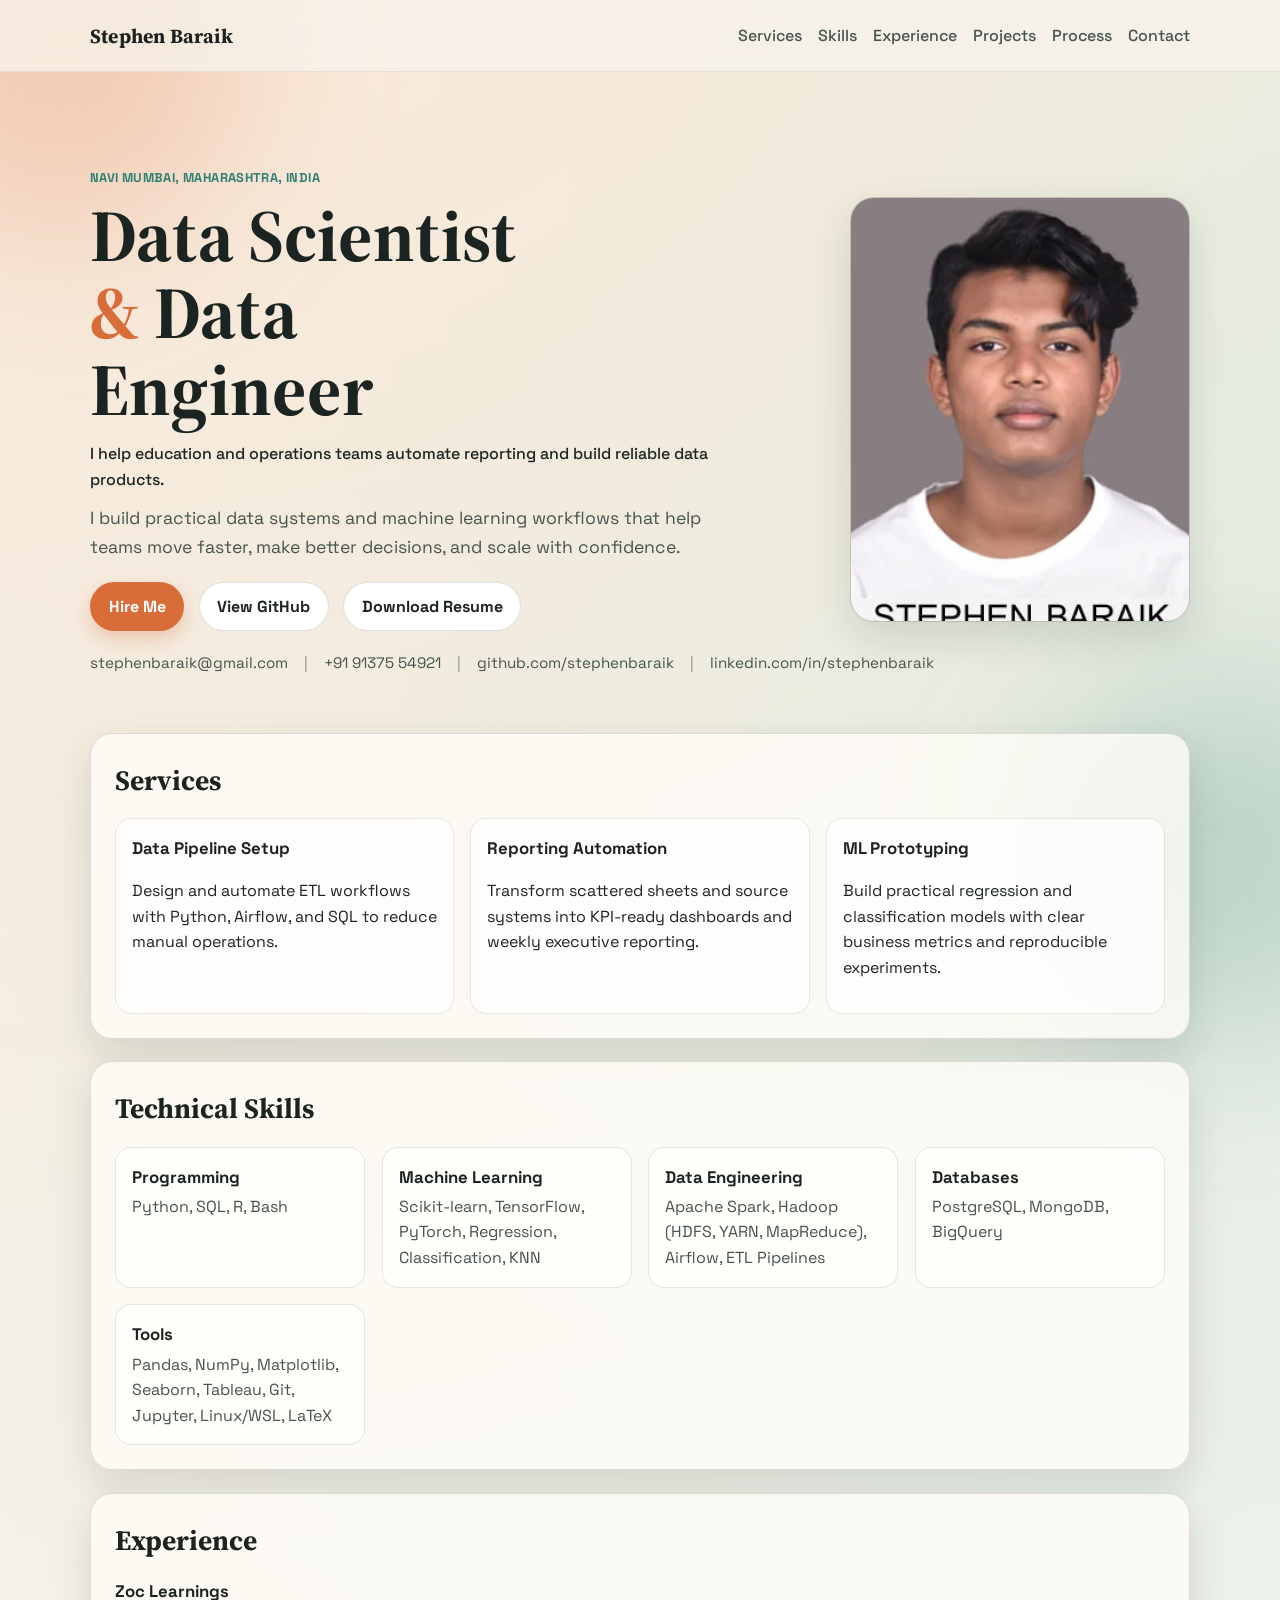
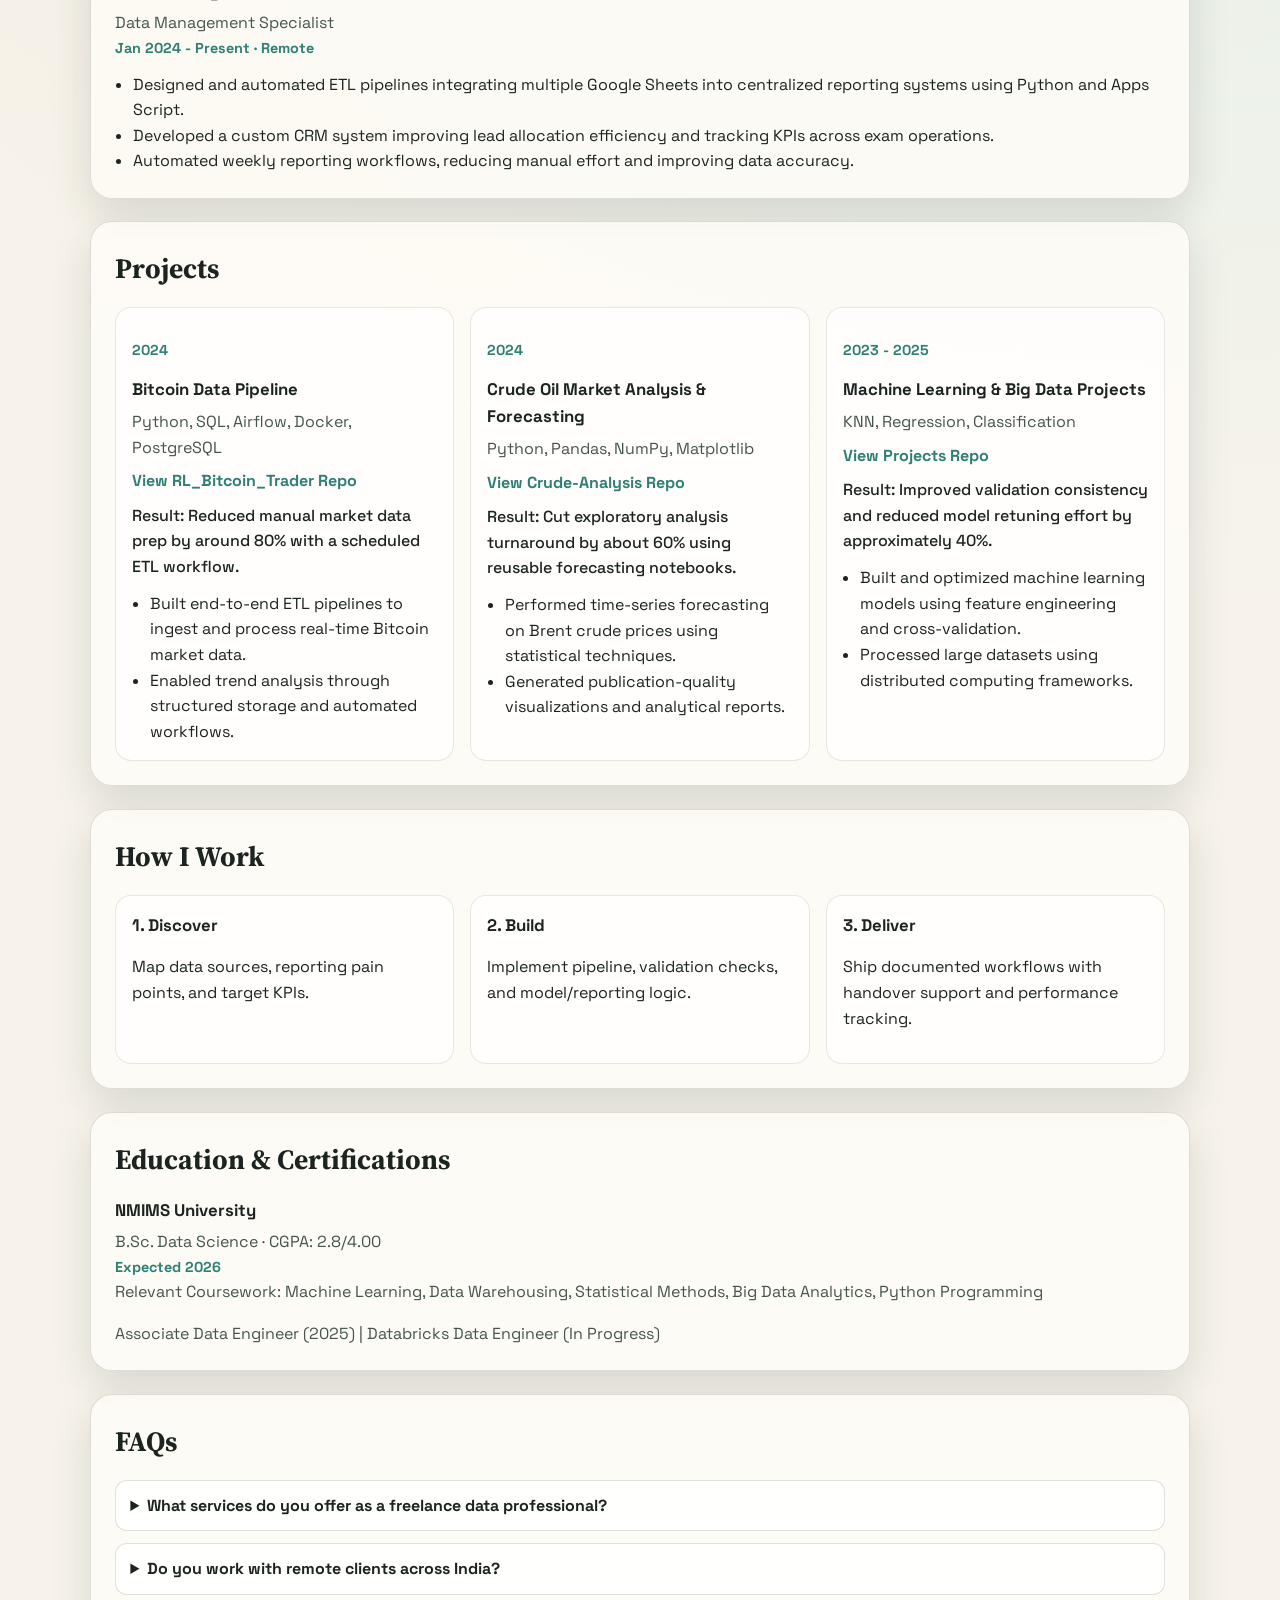
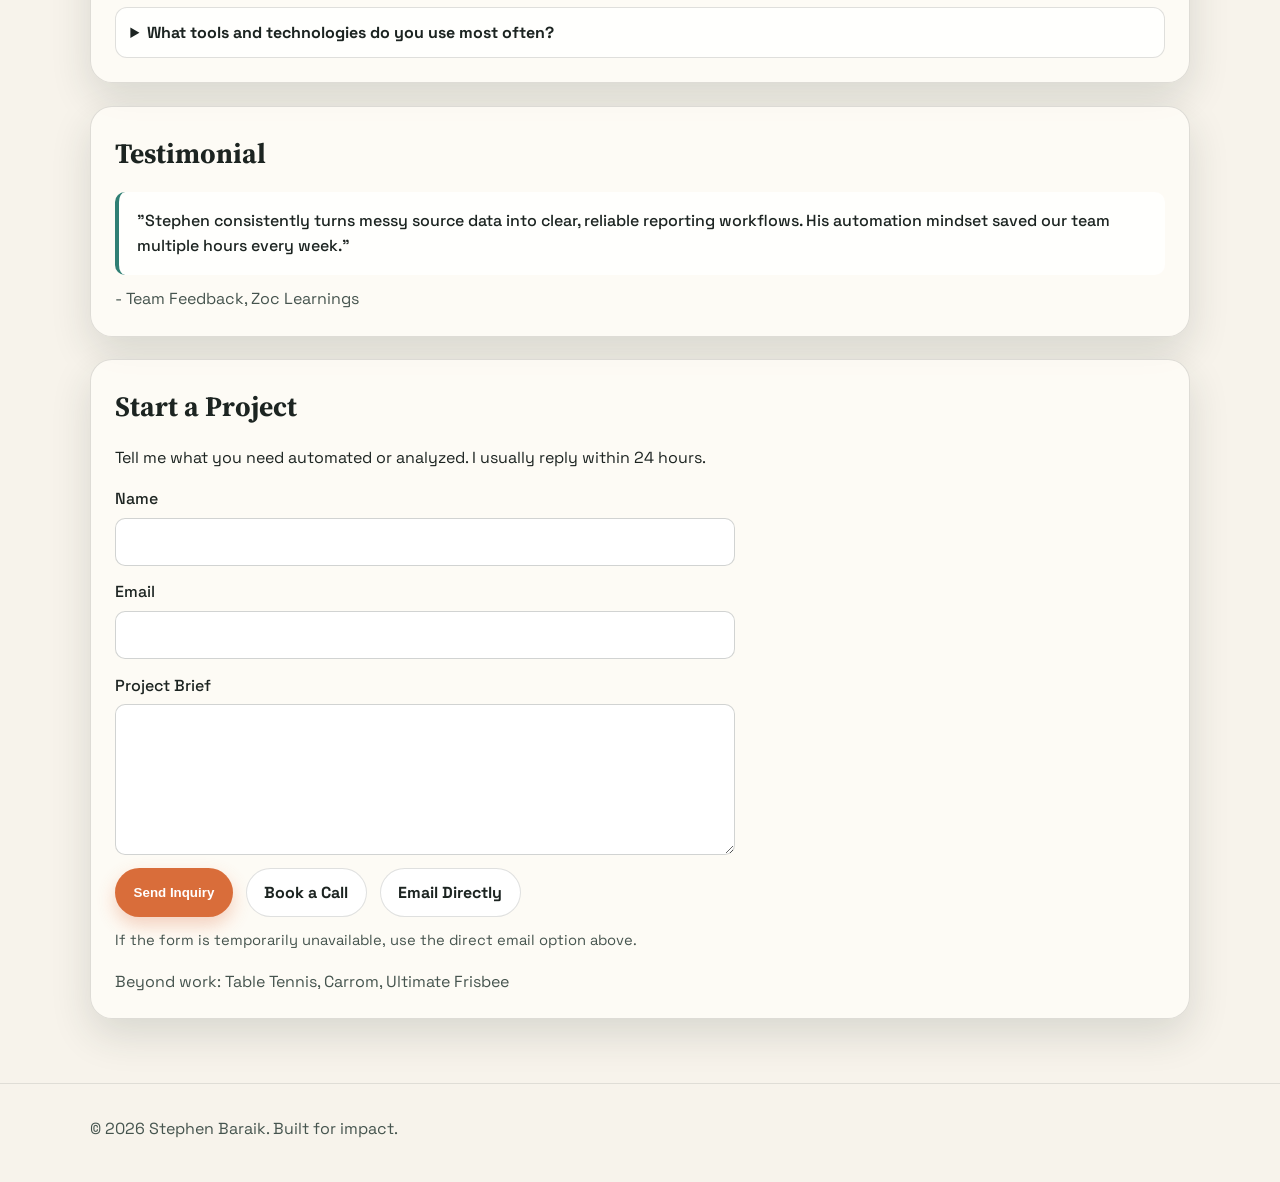
<file: index.html>
<!DOCTYPE html>
<html lang="en">
<head>
  <meta charset="UTF-8">
  <meta name="viewport" content="width=device-width, initial-scale=1.0">
  <title>Stephen Baraik | Freelance Data Scientist & Data Engineer in India</title>
  <meta name="description" content="Freelance Data Scientist and Data Engineer in Navi Mumbai helping teams automate ETL pipelines, reporting dashboards, and ML workflows.">
  <meta name="google-site-verification" content="zmrBlHc42hhTgfc_XAeNUyDe-4CPcVCa2DcTGJ727Fk">
  <meta name="robots" content="index, follow, max-image-preview:large">
  <meta name="theme-color" content="#f7f3eb">
  <meta name="author" content="Stephen Baraik">
  <link rel="canonical" href="https://stephenbaraik.github.io/portfolio-website/">
  <meta property="og:title" content="Stephen Baraik | Freelance Data Scientist & Data Engineer in India">
  <meta property="og:description" content="I help teams automate ETL workflows, reporting, and machine learning systems.">
  <meta property="og:type" content="website">
  <meta property="og:url" content="https://stephenbaraik.github.io/portfolio-website/">
  <meta property="og:image" content="https://stephenbaraik.github.io/portfolio-website/assets/images/og-image-1200x630.png">
  <meta property="og:image:width" content="1200">
  <meta property="og:image:height" content="630">
  <meta property="og:image:alt" content="Stephen Baraik - Freelance Data Scientist and Data Engineer">
  <meta property="og:locale" content="en_IN">
  <meta name="twitter:card" content="summary_large_image">
  <meta name="twitter:title" content="Stephen Baraik | Freelance Data Scientist & Data Engineer">
  <meta name="twitter:description" content="Data Scientist and Data Engineer based in Navi Mumbai, India.">
  <meta name="twitter:image" content="https://stephenbaraik.github.io/portfolio-website/assets/images/og-image-1200x630.png">
  <meta name="twitter:image:alt" content="Stephen Baraik - Freelance Data Scientist and Data Engineer">
  <meta name="twitter:site" content="@stephenbaraik">
  <link rel="icon" type="image/x-icon" href="assets/images/favicon.ico">
  <link rel="icon" type="image/png" sizes="32x32" href="assets/images/favicon-32x32.png">
  <link rel="icon" type="image/png" sizes="16x16" href="assets/images/favicon-16x16.png">
  <link rel="apple-touch-icon" sizes="180x180" href="assets/images/apple-touch-icon.png">
  <link rel="manifest" href="site.webmanifest">
  <link rel="preload" as="image" href="assets/images/stephen-baraik.webp" fetchpriority="high">
  <script async src="https://www.googletagmanager.com/gtag/js?id=G-JP15SCRDEM"></script>
  <script>
    window.dataLayer = window.dataLayer || [];
    function gtag() { dataLayer.push(arguments); }
    gtag("js", new Date());
    gtag("config", "G-JP15SCRDEM");
  </script>
  <link rel="preconnect" href="https://fonts.googleapis.com">
  <link rel="preconnect" href="https://fonts.gstatic.com" crossorigin>
  <link href="https://fonts.googleapis.com/css2?family=Space+Grotesk:wght@400;500;700&family=Source+Serif+4:opsz,wght@8..60,500;8..60,700&display=swap" rel="stylesheet">
  <link rel="stylesheet" href="assets/css/main.css">
  <script type="application/ld+json">
    {
      "@context": "https://schema.org",
      "@graph": [
        {
          "@type": "WebSite",
          "name": "Stephen Baraik Portfolio",
          "url": "https://stephenbaraik.github.io/portfolio-website/"
        },
        {
          "@type": "Person",
          "name": "Stephen Baraik",
          "jobTitle": "Data Scientist | Data Engineer",
          "address": {
            "@type": "PostalAddress",
            "addressLocality": "Navi Mumbai",
            "addressRegion": "Maharashtra",
            "addressCountry": "IN"
          },
          "email": "mailto:stephenbaraik@gmail.com",
          "telephone": "+91-91375-54921",
          "url": "https://stephenbaraik.github.io/portfolio-website/",
          "sameAs": [
            "https://github.com/stephenbaraik",
            "https://linkedin.com/in/stephenbaraik"
          ]
        },
        {
          "@type": "ProfessionalService",
          "name": "Stephen Baraik Data Services",
          "provider": {
            "@type": "Person",
            "name": "Stephen Baraik"
          },
          "areaServed": "India",
          "serviceType": [
            "Data pipeline automation",
            "Reporting automation",
            "Machine learning prototyping"
          ],
          "url": "https://stephenbaraik.github.io/portfolio-website/"
        }
      ]
    }
  </script>
  <script type="application/ld+json">
    {
      "@context": "https://schema.org",
      "@type": "FAQPage",
      "mainEntity": [
        {
          "@type": "Question",
          "name": "What services do you offer as a freelance data professional?",
          "acceptedAnswer": {
            "@type": "Answer",
            "text": "I provide ETL pipeline automation, reporting workflow optimization, and machine learning prototyping for business use cases."
          }
        },
        {
          "@type": "Question",
          "name": "Do you work with remote clients across India?",
          "acceptedAnswer": {
            "@type": "Answer",
            "text": "Yes. I work remotely with clients across India and share clear project plans, milestones, and weekly updates."
          }
        },
        {
          "@type": "Question",
          "name": "What tools and technologies do you use most often?",
          "acceptedAnswer": {
            "@type": "Answer",
            "text": "Most projects use Python, SQL, Airflow, PostgreSQL, Pandas, and cloud-compatible workflows depending on the data stack."
          }
        }
      ]
    }
  </script>
</head>
<body>
  <div class="bg-orb orb-one" aria-hidden="true"></div>
  <div class="bg-orb orb-two" aria-hidden="true"></div>

  <header class="site-header">
    <div class="container nav-wrap">
      <a href="#top" class="brand">Stephen Baraik</a>
      <nav aria-label="Primary navigation">
        <ul class="nav-links">
          <li><a href="#services">Services</a></li>
          <li><a href="#skills">Skills</a></li>
          <li><a href="#experience">Experience</a></li>
          <li><a href="#projects">Projects</a></li>
          <li><a href="#process">Process</a></li>
          <li><a href="#contact">Contact</a></li>
        </ul>
      </nav>
    </div>
  </header>

  <main id="top">
    <section class="hero container reveal">
      <div class="hero-layout">
        <div class="hero-content">
          <p class="kicker">Navi Mumbai, Maharashtra, India</p>
          <h1>Data Scientist <span>&</span> Data Engineer</h1>
          <p class="value-prop">I help education and operations teams automate reporting and build reliable data products.</p>
          <p class="hero-copy">
            I build practical data systems and machine learning workflows that help teams move faster,
            make better decisions, and scale with confidence.
          </p>
          <div class="hero-actions">
            <a class="btn btn-primary" href="mailto:stephenbaraik@gmail.com" data-track="hire_me">Hire Me</a>
            <a class="btn btn-secondary" href="https://github.com/stephenbaraik" target="_blank" rel="noreferrer">View GitHub</a>
            <a class="btn btn-secondary" href="assets/docs/stephen-baraik-resume.pdf" download data-track="download_resume">Download Resume</a>
          </div>
        </div>
        <figure class="hero-photo">
          <picture>
            <source srcset="assets/images/stephen-baraik.webp" type="image/webp">
            <img src="assets/images/stephen-baraik.jpg" alt="Portrait of Stephen Baraik" loading="eager" decoding="async">
          </picture>
        </figure>
      </div>
      <ul class="contact-inline">
        <li><a href="mailto:stephenbaraik@gmail.com">stephenbaraik@gmail.com</a></li>
        <li><a href="tel:+919137554921">+91 91375 54921</a></li>
        <li><a href="https://github.com/stephenbaraik" target="_blank" rel="noreferrer">github.com/stephenbaraik</a></li>
        <li><a href="https://linkedin.com/in/stephenbaraik" target="_blank" rel="noreferrer">linkedin.com/in/stephenbaraik</a></li>
      </ul>
    </section>

    <section id="services" class="container panel reveal">
      <h2>Services</h2>
      <div class="service-grid">
        <article class="service-card">
          <h3>Data Pipeline Setup</h3>
          <p>Design and automate ETL workflows with Python, Airflow, and SQL to reduce manual operations.</p>
        </article>
        <article class="service-card">
          <h3>Reporting Automation</h3>
          <p>Transform scattered sheets and source systems into KPI-ready dashboards and weekly executive reporting.</p>
        </article>
        <article class="service-card">
          <h3>ML Prototyping</h3>
          <p>Build practical regression and classification models with clear business metrics and reproducible experiments.</p>
        </article>
      </div>
    </section>

    <section id="skills" class="container panel reveal">
      <h2>Technical Skills</h2>
      <div class="chip-groups">
        <div>
          <h3>Programming</h3>
          <p>Python, SQL, R, Bash</p>
        </div>
        <div>
          <h3>Machine Learning</h3>
          <p>Scikit-learn, TensorFlow, PyTorch, Regression, Classification, KNN</p>
        </div>
        <div>
          <h3>Data Engineering</h3>
          <p>Apache Spark, Hadoop (HDFS, YARN, MapReduce), Airflow, ETL Pipelines</p>
        </div>
        <div>
          <h3>Databases</h3>
          <p>PostgreSQL, MongoDB, BigQuery</p>
        </div>
        <div>
          <h3>Tools</h3>
          <p>Pandas, NumPy, Matplotlib, Seaborn, Tableau, Git, Jupyter, Linux/WSL, LaTeX</p>
        </div>
      </div>
    </section>

    <section id="experience" class="container panel reveal">
      <h2>Experience</h2>
      <article class="entry">
        <div class="entry-head">
          <h3>Zoc Learnings</h3>
          <p>Data Management Specialist</p>
          <span>Jan 2024 - Present · Remote</span>
        </div>
        <ul>
          <li>Designed and automated ETL pipelines integrating multiple Google Sheets into centralized reporting systems using Python and Apps Script.</li>
          <li>Developed a custom CRM system improving lead allocation efficiency and tracking KPIs across exam operations.</li>
          <li>Automated weekly reporting workflows, reducing manual effort and improving data accuracy.</li>
        </ul>
      </article>
    </section>

    <section id="projects" class="container panel reveal">
      <h2>Projects</h2>
      <div class="project-grid">
        <article class="project-card">
          <p class="project-year">2024</p>
          <h3>Bitcoin Data Pipeline</h3>
          <p class="project-stack">Python, SQL, Airflow, Docker, PostgreSQL</p>
          <a class="project-link" href="https://github.com/stephenbaraik/RL_Bitcoin_Trader" target="_blank" rel="noreferrer">View RL_Bitcoin_Trader Repo</a>
          <p class="project-result">Result: Reduced manual market data prep by around 80% with a scheduled ETL workflow.</p>
          <ul>
            <li>Built end-to-end ETL pipelines to ingest and process real-time Bitcoin market data.</li>
            <li>Enabled trend analysis through structured storage and automated workflows.</li>
          </ul>
        </article>

        <article class="project-card">
          <p class="project-year">2024</p>
          <h3>Crude Oil Market Analysis &amp; Forecasting</h3>
          <p class="project-stack">Python, Pandas, NumPy, Matplotlib</p>
          <a class="project-link" href="https://github.com/stephenbaraik/Crude-Analysis" target="_blank" rel="noreferrer">View Crude-Analysis Repo</a>
          <p class="project-result">Result: Cut exploratory analysis turnaround by about 60% using reusable forecasting notebooks.</p>
          <ul>
            <li>Performed time-series forecasting on Brent crude prices using statistical techniques.</li>
            <li>Generated publication-quality visualizations and analytical reports.</li>
          </ul>
        </article>

        <article class="project-card">
          <p class="project-year">2023 - 2025</p>
          <h3>Machine Learning &amp; Big Data Projects</h3>
          <p class="project-stack">KNN, Regression, Classification</p>
          <a class="project-link" href="https://github.com/stephenbaraik/Projects" target="_blank" rel="noreferrer">View Projects Repo</a>
          <p class="project-result">Result: Improved validation consistency and reduced model retuning effort by approximately 40%.</p>
          <ul>
            <li>Built and optimized machine learning models using feature engineering and cross-validation.</li>
            <li>Processed large datasets using distributed computing frameworks.</li>
          </ul>
        </article>
      </div>
    </section>

    <section id="process" class="container panel reveal">
      <h2>How I Work</h2>
      <div class="process-grid">
        <article>
          <h3>1. Discover</h3>
          <p>Map data sources, reporting pain points, and target KPIs.</p>
        </article>
        <article>
          <h3>2. Build</h3>
          <p>Implement pipeline, validation checks, and model/reporting logic.</p>
        </article>
        <article>
          <h3>3. Deliver</h3>
          <p>Ship documented workflows with handover support and performance tracking.</p>
        </article>
      </div>
    </section>

    <section id="education" class="container panel reveal">
      <h2>Education & Certifications</h2>
      <article class="entry">
        <div class="entry-head">
          <h3>NMIMS University</h3>
          <p>B.Sc. Data Science · CGPA: 2.8/4.00</p>
          <span>Expected 2026</span>
        </div>
        <p class="coursework">Relevant Coursework: Machine Learning, Data Warehousing, Statistical Methods, Big Data Analytics, Python Programming</p>
      </article>
      <p class="cert-line">Associate Data Engineer (2025) | Databricks Data Engineer (In Progress)</p>
    </section>

    <section id="faq" class="container panel reveal">
      <h2>FAQs</h2>
      <div class="faq-list">
        <details>
          <summary>What services do you offer as a freelance data professional?</summary>
          <p>I provide ETL pipeline automation, reporting workflow optimization, and machine learning prototyping for business use cases.</p>
        </details>
        <details>
          <summary>Do you work with remote clients across India?</summary>
          <p>Yes. I work remotely with clients across India and share clear project plans, milestones, and weekly updates.</p>
        </details>
        <details>
          <summary>What tools and technologies do you use most often?</summary>
          <p>Most projects use Python, SQL, Airflow, PostgreSQL, Pandas, and cloud-compatible workflows depending on the data stack.</p>
        </details>
      </div>
    </section>

    <section id="testimonial" class="container panel reveal">
      <h2>Testimonial</h2>
      <blockquote class="testimonial">
        "Stephen consistently turns messy source data into clear, reliable reporting workflows. His automation mindset saved our team multiple hours every week."
      </blockquote>
      <p class="testimonial-author">- Team Feedback, Zoc Learnings</p>
    </section>

    <section id="contact" class="container panel contact reveal">
      <h2>Start a Project</h2>
      <p>Tell me what you need automated or analyzed. I usually reply within 24 hours.</p>
      <form class="contact-form" action="https://formspree.io/f/xykvkvog" method="POST" data-track-form="inquiry_form">
        <input type="hidden" name="_subject" value="New portfolio inquiry">
        <input type="hidden" name="_next" value="https://stephenbaraik.github.io/portfolio-website/thanks.html">
        <input type="text" name="_gotcha" tabindex="-1" autocomplete="off" class="hidden-field" aria-hidden="true">
        <label>
          Name
          <input type="text" name="name" required>
        </label>
        <label>
          Email
          <input type="email" name="email" required>
        </label>
        <label>
          Project Brief
          <textarea name="message" rows="5" required></textarea>
        </label>
        <div class="contact-cta">
          <button class="btn btn-primary" type="submit">Send Inquiry</button>
          <a class="btn btn-secondary" href="https://calendly.com/stephenbaraik/30min" target="_blank" rel="noreferrer" data-track="book_call">Book a Call</a>
          <a class="btn btn-secondary" href="mailto:stephenbaraik@gmail.com?subject=Project%20Inquiry%20from%20Portfolio">Email Directly</a>
        </div>
      </form>
      <p class="form-note">If the form is temporarily unavailable, use the direct email option above.</p>
      <p class="activity-line">Beyond work: Table Tennis, Carrom, Ultimate Frisbee</p>
    </section>
  </main>

  <footer class="site-footer">
    <div class="container">
      <p>&copy; <span id="year"></span> Stephen Baraik. Built for impact.</p>
    </div>
  </footer>

  <script type="module" src="assets/js/main.js"></script>
</body>
</html>
</file>
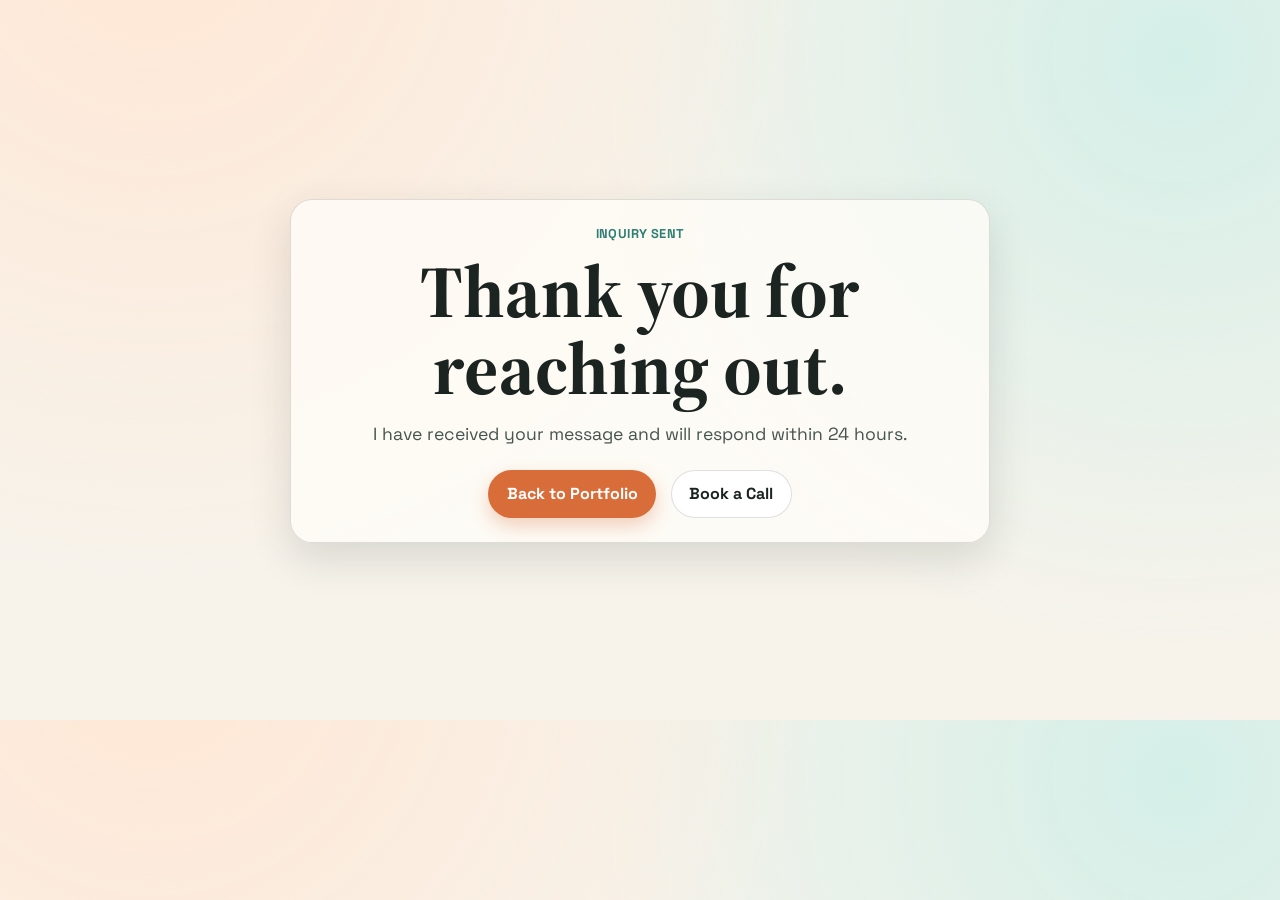
<file: thanks.html>
<!DOCTYPE html>
<html lang="en">
<head>
  <meta charset="UTF-8">
  <meta name="viewport" content="width=device-width, initial-scale=1.0">
  <title>Thank You | Stephen Baraik</title>
  <meta name="description" content="Thank you for your inquiry. Stephen Baraik will get back to you shortly.">
  <meta name="robots" content="noindex, follow">
  <meta name="theme-color" content="#f7f3eb">
  <link rel="canonical" href="https://stephenbaraik.github.io/portfolio-website/thanks.html">
  <link rel="icon" type="image/x-icon" href="assets/images/favicon.ico">
  <link rel="icon" type="image/png" sizes="32x32" href="assets/images/favicon-32x32.png">
  <link rel="icon" type="image/png" sizes="16x16" href="assets/images/favicon-16x16.png">
  <link rel="apple-touch-icon" sizes="180x180" href="assets/images/apple-touch-icon.png">
  <link rel="manifest" href="site.webmanifest">
  <script async src="https://www.googletagmanager.com/gtag/js?id=G-JP15SCRDEM"></script>
  <script>
    window.dataLayer = window.dataLayer || [];
    function gtag() { dataLayer.push(arguments); }
    gtag("js", new Date());
    gtag("config", "G-JP15SCRDEM");
    gtag("event", "generate_lead", {
      method: "portfolio_inquiry"
    });
  </script>
  <link rel="preconnect" href="https://fonts.googleapis.com">
  <link rel="preconnect" href="https://fonts.gstatic.com" crossorigin>
  <link href="https://fonts.googleapis.com/css2?family=Space+Grotesk:wght@400;500;700&family=Source+Serif+4:opsz,wght@8..60,500;8..60,700&display=swap" rel="stylesheet">
  <link rel="stylesheet" href="assets/css/main.css">
</head>
<body>
  <main class="container" style="padding: 5rem 0; min-height: 80vh; display: grid; place-items: center;">
    <section class="panel" style="max-width: 700px; width: 100%; text-align: center;">
      <p class="kicker">Inquiry Sent</p>
      <h1 style="max-width: none;">Thank you for reaching out.</h1>
      <p class="hero-copy" style="margin: 0 auto 1rem;">I have received your message and will respond within 24 hours.</p>
      <div class="hero-actions" style="justify-content: center; margin-bottom: 0;">
        <a class="btn btn-primary" href="index.html#contact">Back to Portfolio</a>
        <a class="btn btn-secondary" href="https://calendly.com/stephenbaraik/30min" target="_blank" rel="noreferrer">Book a Call</a>
      </div>
    </section>
  </main>
</body>
</html>
</file>
<file: assets/css/main.css>
:root {
  --bg: #f7f3eb;
  --surface: rgba(255, 253, 248, 0.78);
  --ink: #1c2421;
  --muted: #45544e;
  --accent: #d96d3a;
  --accent-2: #2f7f74;
  --border: rgba(28, 36, 33, 0.14);
  --shadow: 0 16px 40px rgba(37, 50, 45, 0.14);
}

* {
  box-sizing: border-box;
}

html {
  scroll-behavior: smooth;
  -webkit-text-size-adjust: 100%;
}

body {
  margin: 0;
  font-family: "Space Grotesk", "Segoe UI", sans-serif;
  color: var(--ink);
  background:
    radial-gradient(circle at 12% -10%, #ffe7d5 0%, rgba(255, 231, 213, 0) 48%),
    radial-gradient(circle at 92% 8%, #d4efe8 0%, rgba(212, 239, 232, 0) 44%),
    var(--bg);
  line-height: 1.6;
  overflow-x: hidden;
}

.container {
  width: min(1100px, 92vw);
  margin: 0 auto;
}

img,
picture,
video,
canvas,
svg {
  max-width: 100%;
  height: auto;
}

.bg-orb {
  position: fixed;
  width: 360px;
  height: 360px;
  border-radius: 50%;
  filter: blur(80px);
  z-index: -1;
}

.orb-one {
  background: rgba(217, 109, 58, 0.24);
  top: -120px;
  left: -120px;
}

.orb-two {
  background: rgba(47, 127, 116, 0.22);
  bottom: -140px;
  right: -120px;
}

.site-header {
  position: sticky;
  top: 0;
  backdrop-filter: blur(12px);
  background: rgba(247, 243, 235, 0.75);
  border-bottom: 1px solid rgba(28, 36, 33, 0.08);
  z-index: 10;
}

.nav-wrap {
  display: flex;
  justify-content: space-between;
  align-items: center;
  padding: 0.85rem 0;
  gap: 1rem;
}

.brand {
  font-family: "Source Serif 4", serif;
  font-size: 1.25rem;
  font-weight: 700;
  letter-spacing: 0.01em;
}

.nav-links {
  display: flex;
  list-style: none;
  gap: 1rem;
  padding: 0;
  margin: 0;
  flex-wrap: wrap;
}

a {
  color: inherit;
  text-decoration: none;
}

.nav-links a {
  color: var(--muted);
  font-weight: 500;
  display: inline-flex;
  align-items: center;
  min-height: 44px;
}

.nav-links a:hover,
.contact-inline a:hover {
  color: var(--accent);
}

main {
  padding: 2.8rem 0 4rem;
}

.hero {
  padding: 3.2rem 0 2.2rem;
}

.hero-layout {
  display: grid;
  grid-template-columns: 1.2fr 0.8fr;
  gap: 1.4rem;
  align-items: center;
}

.hero-content {
  min-width: 0;
}

.hero-photo {
  margin: 0;
  justify-self: end;
  width: min(340px, 100%);
  aspect-ratio: 4 / 5;
  border-radius: 24px;
  overflow: hidden;
  border: 1px solid rgba(28, 36, 33, 0.12);
  box-shadow: var(--shadow);
  background: linear-gradient(145deg, rgba(47, 127, 116, 0.18), rgba(217, 109, 58, 0.18));
}

.hero-photo img {
  width: 100%;
  height: 100%;
  object-fit: cover;
  object-position: center 20%;
  display: block;
}

.kicker {
  color: var(--accent-2);
  margin: 0;
  font-weight: 700;
  letter-spacing: 0.03em;
  text-transform: uppercase;
  font-size: 0.8rem;
}

h1 {
  font-family: "Source Serif 4", serif;
  font-size: clamp(2.25rem, 6vw, 4.6rem);
  line-height: 1.05;
  margin: 0.5rem 0 0.8rem;
  max-width: 12ch;
}

h1 span {
  color: var(--accent);
}

.hero-copy {
  max-width: 64ch;
  font-size: 1.1rem;
  color: var(--muted);
  margin: 0;
}

.value-prop {
  margin: 0 0 0.75rem;
  font-weight: 500;
}

.hero-actions {
  display: flex;
  gap: 0.9rem;
  margin: 1.35rem 0 1.25rem;
  flex-wrap: wrap;
}

.btn {
  display: inline-flex;
  align-items: center;
  justify-content: center;
  border-radius: 999px;
  padding: 0.65rem 1.1rem;
  font-weight: 700;
  border: 1px solid transparent;
  transition: transform 180ms ease, box-shadow 180ms ease, background-color 180ms ease;
  min-height: 44px;
}

.btn:hover {
  transform: translateY(-2px);
}

.btn:focus-visible,
.nav-links a:focus-visible,
.project-link:focus-visible,
input:focus-visible,
textarea:focus-visible {
  outline: 2px solid var(--accent-2);
  outline-offset: 2px;
}

.btn-primary {
  background: var(--accent);
  color: #fff;
  box-shadow: 0 8px 18px rgba(217, 109, 58, 0.3);
}

.btn-secondary {
  border-color: var(--border);
  background: #fff;
}

.contact-inline {
  display: flex;
  flex-wrap: wrap;
  list-style: none;
  margin: 0;
  padding: 0;
  gap: 0.75rem 1rem;
  color: var(--muted);
  font-size: 0.95rem;
}

.contact-inline li {
  min-width: 0;
  overflow-wrap: anywhere;
}

.contact-inline li::after {
  content: "|";
  margin-left: 1rem;
  color: rgba(69, 84, 78, 0.55);
}

.contact-inline li:last-child::after {
  content: "";
  margin: 0;
}

.panel {
  margin-top: 1.4rem;
  border: 1px solid var(--border);
  border-radius: 22px;
  background: var(--surface);
  box-shadow: var(--shadow);
  padding: 1.5rem;
}

h2 {
  margin: 0 0 1rem;
  font-family: "Source Serif 4", serif;
  font-size: 1.75rem;
}

h3 {
  margin: 0 0 0.2rem;
  font-size: 1.05rem;
}

.chip-groups {
  display: grid;
  grid-template-columns: repeat(auto-fit, minmax(220px, 1fr));
  gap: 1.05rem;
}

.chip-groups div {
  padding: 1rem;
  background: rgba(255, 255, 255, 0.65);
  border: 1px solid rgba(28, 36, 33, 0.1);
  border-radius: 16px;
}

.service-grid,
.process-grid {
  display: grid;
  grid-template-columns: repeat(auto-fit, minmax(220px, 1fr));
  gap: 1rem;
}

.service-card,
.process-grid article {
  padding: 1rem;
  background: rgba(255, 255, 255, 0.68);
  border: 1px solid rgba(28, 36, 33, 0.1);
  border-radius: 16px;
}

.chip-groups p,
.entry p,
.project-stack,
.coursework {
  margin: 0;
  color: var(--muted);
}

.entry-head {
  display: grid;
  gap: 0.1rem;
}

.entry-head span,
.project-year {
  color: var(--accent-2);
  font-weight: 700;
  font-size: 0.9rem;
}

.entry ul,
.project-card ul {
  margin: 0.7rem 0 0;
  padding-left: 1.1rem;
}

.project-grid {
  display: grid;
  grid-template-columns: repeat(auto-fit, minmax(250px, 1fr));
  gap: 1rem;
}

.project-card {
  border: 1px solid rgba(28, 36, 33, 0.11);
  border-radius: 16px;
  background: rgba(255, 255, 255, 0.68);
  padding: 1rem;
}

.project-card h3 {
  margin-bottom: 0.4rem;
}

.project-link {
  display: inline-flex;
  margin-top: 0.5rem;
  font-weight: 700;
  color: var(--accent-2);
}

.project-result {
  margin: 0.55rem 0 0;
  color: var(--ink);
  font-weight: 500;
}

.project-link:hover {
  color: var(--accent);
}

.contact {
  text-align: left;
}

.contact-form {
  margin-top: 0.9rem;
  display: grid;
  gap: 0.85rem;
  max-width: 620px;
}

.contact-form label {
  display: grid;
  gap: 0.35rem;
  font-weight: 500;
}

input,
textarea {
  font: inherit;
  color: var(--ink);
  border: 1px solid rgba(28, 36, 33, 0.2);
  border-radius: 10px;
  padding: 0.65rem 0.75rem;
  background: rgba(255, 255, 255, 0.95);
  width: 100%;
}

textarea {
  resize: vertical;
}

.contact-cta {
  display: flex;
  gap: 0.8rem;
  flex-wrap: wrap;
}

.cert-line,
.activity-line {
  margin-bottom: 0;
  color: var(--muted);
}

.faq-list {
  display: grid;
  gap: 0.75rem;
}

.faq-list details {
  border: 1px solid rgba(28, 36, 33, 0.14);
  border-radius: 12px;
  background: rgba(255, 255, 255, 0.72);
  padding: 0.75rem 0.9rem;
}

.faq-list summary {
  cursor: pointer;
  font-weight: 700;
}

.faq-list p {
  margin: 0.55rem 0 0;
  color: var(--muted);
}

.testimonial {
  margin: 0;
  padding: 1rem 1.1rem;
  border-left: 4px solid var(--accent-2);
  background: rgba(255, 255, 255, 0.72);
  border-radius: 10px;
  color: var(--ink);
  font-weight: 500;
}

.testimonial-author {
  margin: 0.7rem 0 0;
  color: var(--muted);
}

.form-note {
  margin-top: 0.8rem;
  color: var(--muted);
  font-size: 0.92rem;
}

.hidden-field {
  position: absolute;
  left: -9999px;
}

.site-footer {
  border-top: 1px solid rgba(28, 36, 33, 0.1);
  padding: 1rem 0 1.5rem;
  color: var(--muted);
}

.reveal {
  opacity: 0;
  transform: translateY(18px);
  transition: opacity 700ms ease, transform 700ms ease;
}

.reveal.is-visible {
  opacity: 1;
  transform: translateY(0);
}

@media (max-width: 1080px) {
  .container {
    width: min(980px, 94vw);
  }

  h1 {
    font-size: clamp(2.1rem, 5.2vw, 3.7rem);
  }

  .hero-layout {
    grid-template-columns: 1fr 0.85fr;
    gap: 1.1rem;
  }

  .project-grid {
    grid-template-columns: repeat(2, minmax(0, 1fr));
  }
}

@media (max-width: 920px) {
  .site-header {
    position: static;
  }

  .nav-links {
    gap: 0.6rem 0.85rem;
  }

  .hero-layout {
    grid-template-columns: 1fr;
  }

  .hero-photo {
    justify-self: start;
    width: min(360px, 100%);
  }

  .bg-orb {
    opacity: 0.55;
  }

  .chip-groups,
  .service-grid,
  .process-grid,
  .project-grid {
    grid-template-columns: repeat(2, minmax(0, 1fr));
  }
}

@media (max-width: 760px) {
  .nav-wrap {
    flex-direction: column;
    align-items: flex-start;
  }

  .nav-links {
    width: 100%;
    gap: 0.45rem 0.7rem;
  }

  .hero {
    padding-top: 2.2rem;
  }

  .hero-layout {
    grid-template-columns: 1fr;
  }

  .hero-photo {
    justify-self: start;
    width: min(320px, 100%);
  }

  .bg-orb {
    display: none;
  }

  .panel {
    padding: 1.2rem;
  }

  .contact-cta {
    flex-direction: column;
    align-items: flex-start;
  }

  .contact-inline {
    flex-direction: column;
    gap: 0.35rem;
  }

  .contact-inline li::after {
    content: "";
    margin: 0;
  }

  .chip-groups,
  .service-grid,
  .process-grid,
  .project-grid {
    grid-template-columns: 1fr;
  }
}

@media (max-width: 520px) {
  body {
    line-height: 1.55;
  }

  main {
    padding: 2rem 0 3rem;
  }

  .hero {
    padding: 1.8rem 0 1.2rem;
  }

  h2 {
    font-size: 1.45rem;
  }

  .hero-actions,
  .contact-cta {
    width: 100%;
  }

  .btn {
    width: 100%;
  }

  .panel {
    border-radius: 16px;
  }
}

@media (hover: none) {
  .btn:hover {
    transform: none;
  }
}

@media (prefers-reduced-motion: reduce) {
  *,
  *::before,
  *::after {
    animation: none !important;
    transition: none !important;
    scroll-behavior: auto !important;
  }

  .reveal {
    opacity: 1;
    transform: none;
  }
}
</file>
